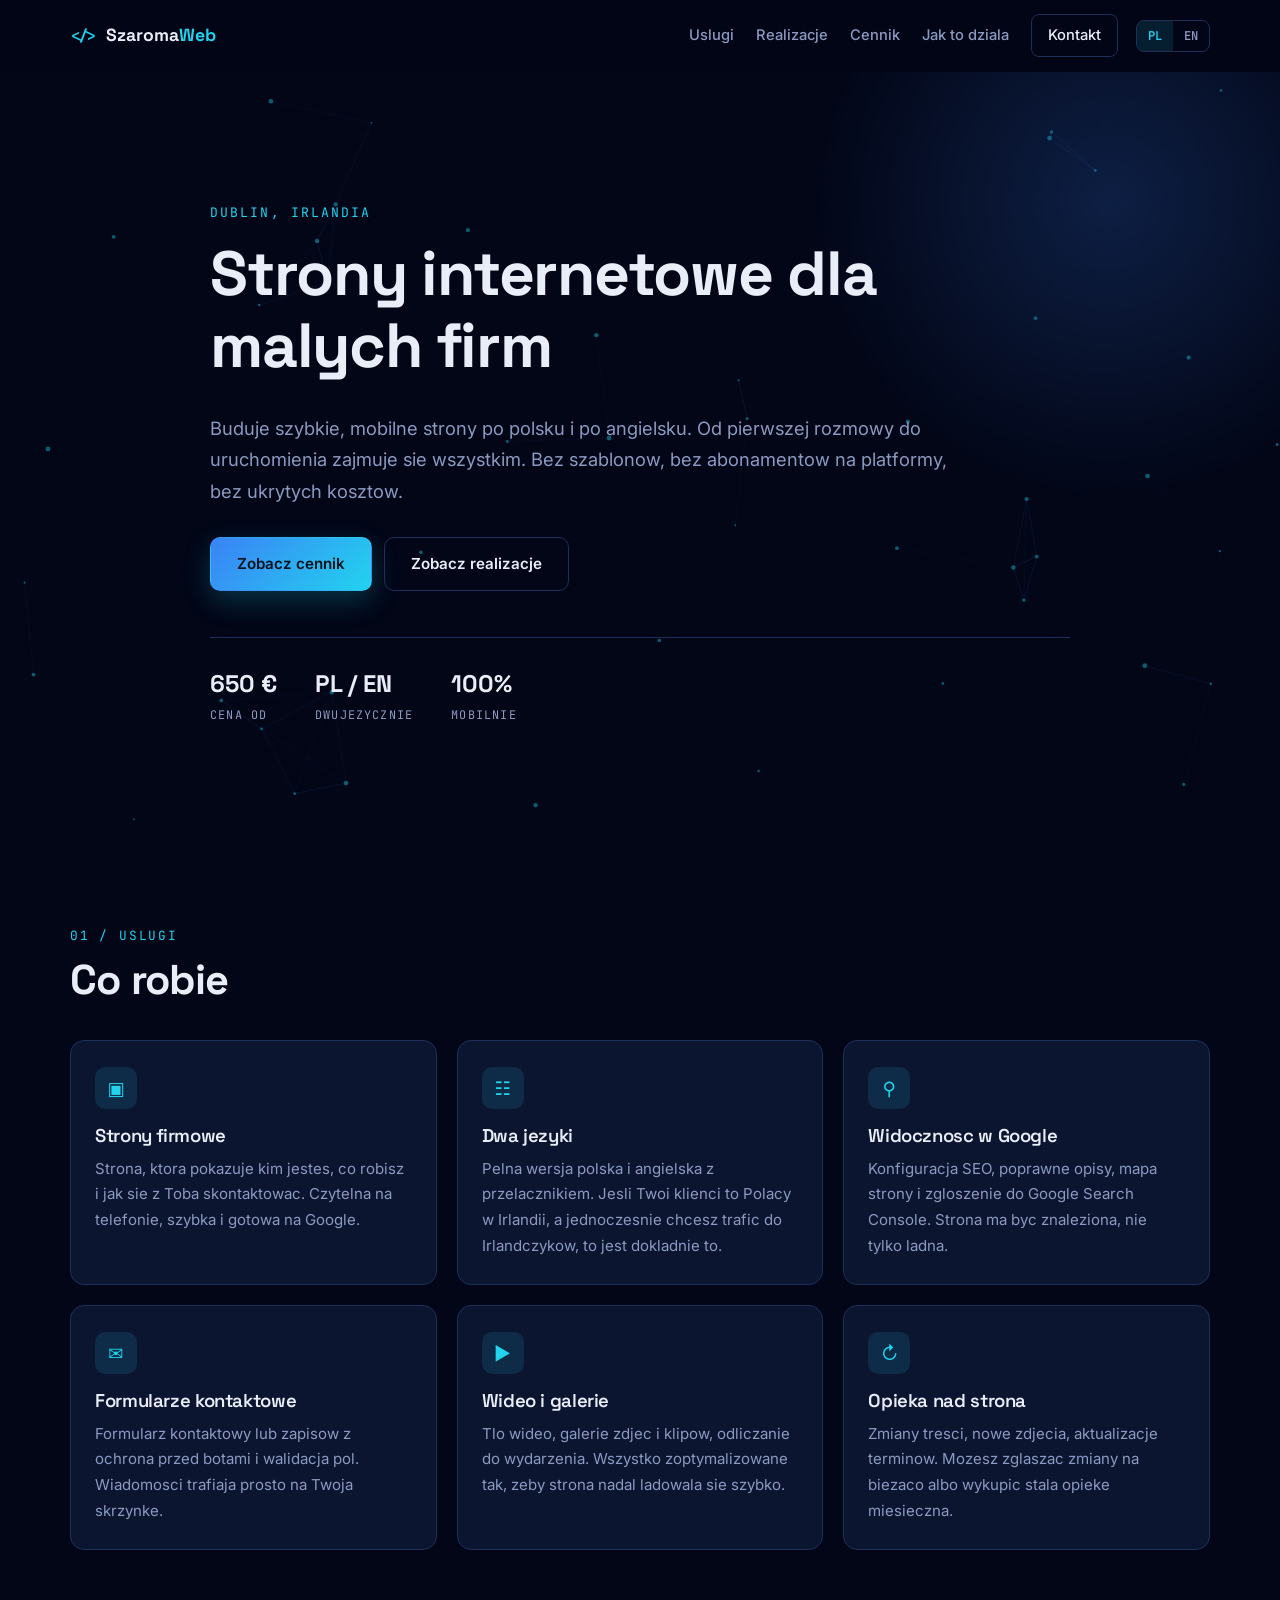
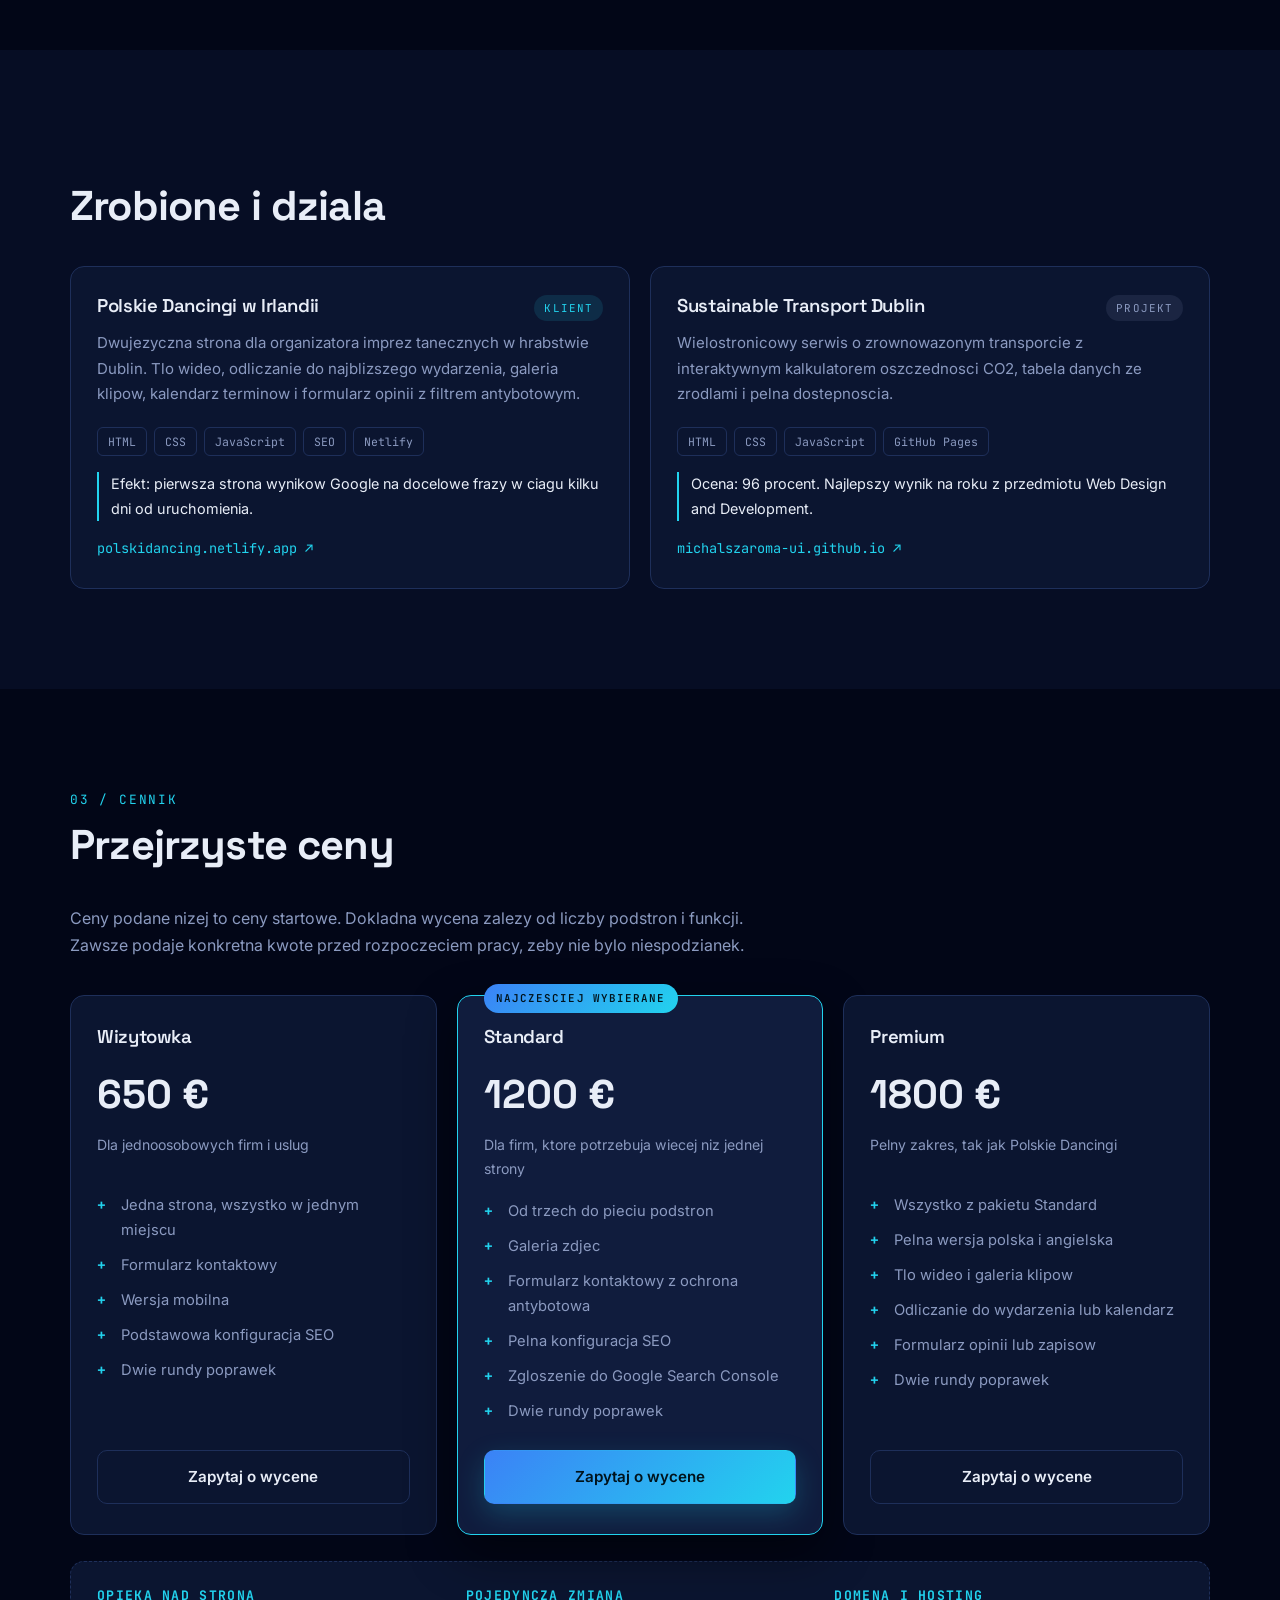
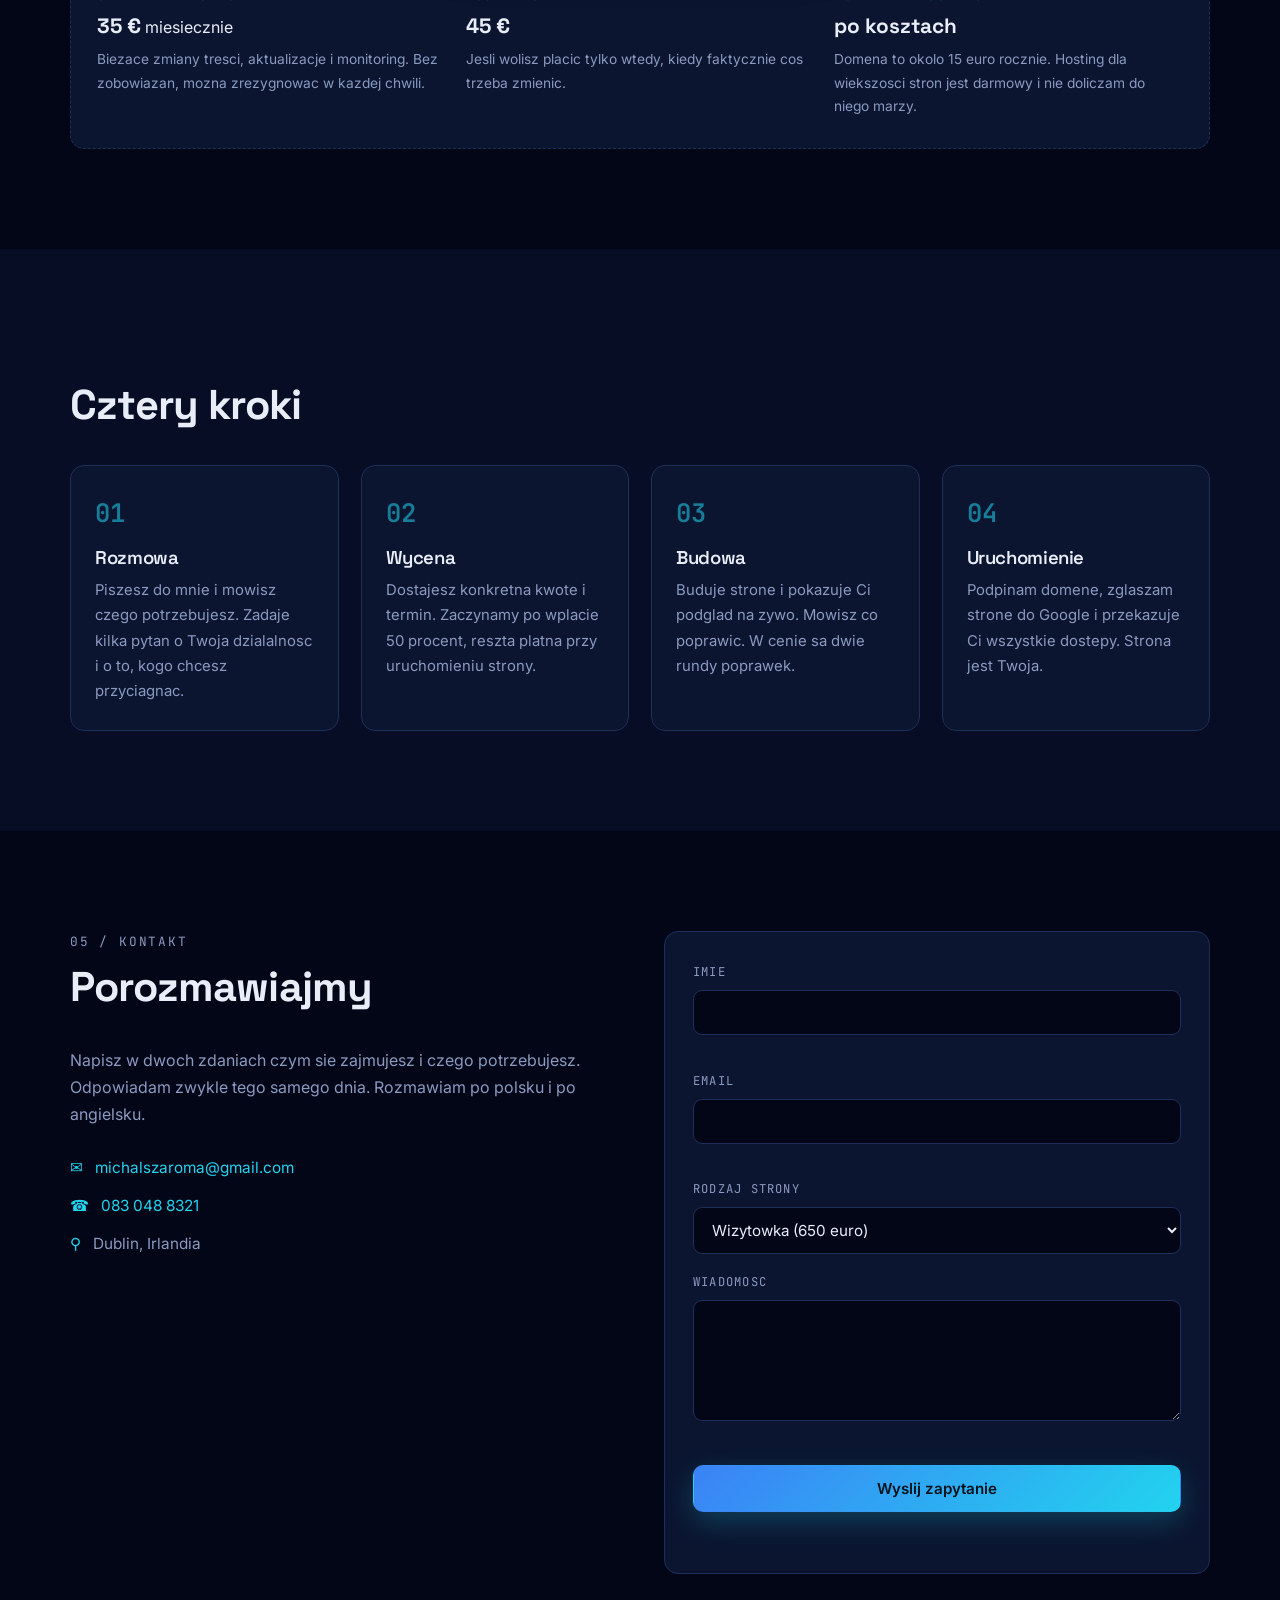
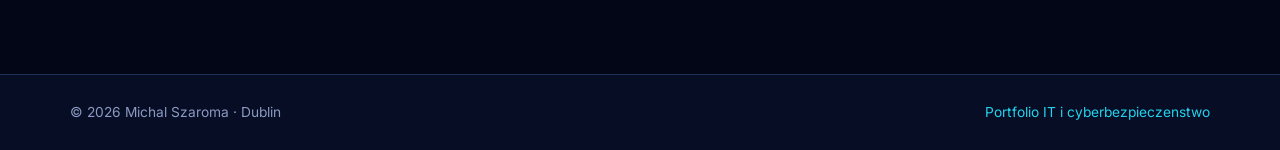
<file: index.html>
<!DOCTYPE html>
<html lang="pl">
<head>
<meta charset="UTF-8">
<meta name="viewport" content="width=device-width, initial-scale=1.0">

<title>Strony internetowe Dublin | Szaroma Web</title>
<meta name="description" content="Tworzenie stron internetowych dla malych firm w Dublinie i calej Irlandii. Strony dwujezyczne, mobilne, z konfiguracja SEO. Od 650 euro.">
<link rel="canonical" href="https://szaroma-web.pages.dev/">

<meta property="og:type" content="website">
<meta property="og:locale" content="pl_PL">
<meta property="og:title" content="Strony internetowe Dublin | Szaroma Web">
<meta property="og:description" content="Tworzenie stron internetowych dla malych firm w Dublinie i calej Irlandii. Strony dwujezyczne, mobilne, z konfiguracja SEO.">
<meta property="og:url" content="https://szaroma-web.pages.dev/">
<meta property="og:image" content="https://szaroma-web.pages.dev/assets/og-image.png">

<meta name="twitter:card" content="summary_large_image">
<meta name="twitter:title" content="Strony internetowe Dublin | Szaroma Web">
<meta name="twitter:description" content="Tworzenie stron internetowych dla malych firm w Dublinie i calej Irlandii.">
<meta name="twitter:image" content="https://szaroma-web.pages.dev/assets/og-image.png">

<link rel="icon" href="data:image/svg+xml,<svg xmlns='http://www.w3.org/2000/svg' viewBox='0 0 100 100'><text y='.9em' font-size='90'>&#9881;</text></svg>">

<!-- Fonts -->
<link rel="preconnect" href="https://fonts.googleapis.com">
<link rel="preconnect" href="https://fonts.gstatic.com" crossorigin>
<link href="https://fonts.googleapis.com/css2?family=Space+Grotesk:wght@500;700&family=Inter:wght@400;500;600&family=JetBrains+Mono:wght@400;600&display=swap" rel="stylesheet">

<link rel="stylesheet" href="styles.css">

<script type="application/ld+json">
{
  "@context": "https://schema.org",
  "@type": "ProfessionalService",
  "name": "Szaroma Web",
  "description": "Tworzenie stron internetowych dla malych firm w Dublinie i calej Irlandii. Strony dwujezyczne po polsku i po angielsku, mobilne, z konfiguracja SEO.",
  "url": "https://szaroma-web.pages.dev/",
  "image": "https://szaroma-web.pages.dev/assets/og-image.png",
  "email": "michalszaroma@gmail.com",
  "telephone": "+353830488321",
  "priceRange": "650-1800 EUR",
  "knowsLanguage": ["pl", "en"],
  "founder": {
    "@type": "Person",
    "name": "Michal Szaroma"
  },
  "areaServed": {
    "@type": "Place",
    "name": "Dublin, Ireland"
  },
  "address": {
    "@type": "PostalAddress",
    "addressLocality": "Dublin",
    "addressCountry": "IE"
  },
  "hasOfferCatalog": {
    "@type": "OfferCatalog",
    "name": "Strony internetowe",
    "itemListElement": [
      {
        "@type": "Offer",
        "name": "Wizytowka",
        "description": "Jedna strona, formularz kontaktowy, wersja mobilna, podstawowe SEO",
        "price": "650",
        "priceCurrency": "EUR"
      },
      {
        "@type": "Offer",
        "name": "Standard",
        "description": "Od trzech do pieciu podstron, galeria, pelne SEO, Google Search Console",
        "price": "1200",
        "priceCurrency": "EUR"
      },
      {
        "@type": "Offer",
        "name": "Premium",
        "description": "Strona dwujezyczna, wideo, galeria klipow, odliczanie, formularz opinii",
        "price": "1800",
        "priceCurrency": "EUR"
      }
    ]
  }
}
</script>
</head>

<body>

<a class="skip-link" href="#main" data-pl="Przejdz do tresci" data-en="Skip to content">Przejdz do tresci</a>

<!-- Nav -->
<header class="nav" id="nav">
  <div class="wrap nav-inner">
    <a class="brand" href="#top">
      <span class="brand-mark">&lt;/&gt;</span>
      <span class="brand-text">Szaroma<span class="accent">Web</span></span>
    </a>

    <nav class="nav-links" aria-label="Menu">
      <a href="#uslugi"   data-pl="Uslugi"     data-en="Services">Uslugi</a>
      <a href="#realizacje" data-pl="Realizacje" data-en="Work">Realizacje</a>
      <a href="#cennik"   data-pl="Cennik"     data-en="Pricing">Cennik</a>
      <a href="#jak"      data-pl="Jak to dziala" data-en="Process">Jak to dziala</a>
      <a href="#kontakt"  class="nav-cta" data-pl="Kontakt" data-en="Contact">Kontakt</a>
    </nav>

    <!-- Language switch -->
    <div class="lang" role="group" aria-label="Jezyk / Language">
      <button type="button" class="lang-btn is-active" data-lang="pl">PL</button>
      <button type="button" class="lang-btn" data-lang="en">EN</button>
    </div>

    <button class="burger" type="button" aria-label="Menu" aria-expanded="false">
      <span></span><span></span><span></span>
    </button>
  </div>
</header>

<main id="main">

<!-- Hero -->
<section class="hero" id="top">
  <canvas class="hero-canvas" aria-hidden="true"></canvas>
  <div class="hero-glow" aria-hidden="true"></div>

  <div class="wrap hero-inner">
    <p class="eyebrow reveal"
       data-pl="Dublin, Irlandia"
       data-en="Dublin, Ireland">Dublin, Irlandia</p>

    <h1 class="reveal"
        data-pl="Strony internetowe dla malych firm"
        data-en="Websites for small businesses">Strony internetowe dla malych firm</h1>

    <p class="hero-sub reveal"
       data-pl="Buduje szybkie, mobilne strony po polsku i po angielsku. Od pierwszej rozmowy do uruchomienia zajmuje sie wszystkim. Bez szablonow, bez abonamentow na platformy, bez ukrytych kosztow."
       data-en="I build fast, mobile-friendly websites in Polish and English. From the first conversation to launch, I handle everything. No templates, no platform subscriptions, no hidden costs.">
       Buduje szybkie, mobilne strony po polsku i po angielsku. Od pierwszej rozmowy do uruchomienia zajmuje sie wszystkim. Bez szablonow, bez abonamentow na platformy, bez ukrytych kosztow.</p>

    <div class="hero-cta reveal">
      <a class="btn btn-primary" href="#cennik" data-pl="Zobacz cennik" data-en="See pricing">Zobacz cennik</a>
      <a class="btn btn-ghost" href="#realizacje" data-pl="Zobacz realizacje" data-en="See my work">Zobacz realizacje</a>
    </div>

    <ul class="hero-stats reveal">
      <li><strong>650&nbsp;&euro;</strong><span data-pl="cena od" data-en="price from">cena od</span></li>
      <li><strong>PL / EN</strong><span data-pl="dwujezycznie" data-en="bilingual">dwujezycznie</span></li>
      <li><strong>100%</strong><span data-pl="mobilnie" data-en="mobile ready">mobilnie</span></li>
    </ul>
  </div>
</section>

<!-- Services -->
<section class="section" id="uslugi">
  <div class="wrap">
    <p class="section-tag reveal" data-pl="01 / Uslugi" data-en="01 / Services">01 / Uslugi</p>
    <h2 class="reveal" data-pl="Co robie" data-en="What I do">Co robie</h2>

    <div class="grid-3">
      <article class="card reveal">
        <div class="card-icon" aria-hidden="true">&#9635;</div>
        <h3 data-pl="Strony firmowe" data-en="Business websites">Strony firmowe</h3>
        <p data-pl="Strona, ktora pokazuje kim jestes, co robisz i jak sie z Toba skontaktowac. Czytelna na telefonie, szybka i gotowa na Google."
           data-en="A site that shows who you are, what you do and how to reach you. Readable on a phone, fast, and ready for Google.">
           Strona, ktora pokazuje kim jestes, co robisz i jak sie z Toba skontaktowac. Czytelna na telefonie, szybka i gotowa na Google.</p>
      </article>

      <article class="card reveal">
        <div class="card-icon" aria-hidden="true">&#9783;</div>
        <h3 data-pl="Dwa jezyki" data-en="Two languages">Dwa jezyki</h3>
        <p data-pl="Pelna wersja polska i angielska z przelacznikiem. Jesli Twoi klienci to Polacy w Irlandii, a jednoczesnie chcesz trafic do Irlandczykow, to jest dokladnie to."
           data-en="Full Polish and English versions with a switcher. If your customers are Poles in Ireland but you also want to reach Irish clients, this is exactly it.">
           Pelna wersja polska i angielska z przelacznikiem. Jesli Twoi klienci to Polacy w Irlandii, a jednoczesnie chcesz trafic do Irlandczykow, to jest dokladnie to.</p>
      </article>

      <article class="card reveal">
        <div class="card-icon" aria-hidden="true">&#9906;</div>
        <h3 data-pl="Widocznosc w Google" data-en="Google visibility">Widocznosc w Google</h3>
        <p data-pl="Konfiguracja SEO, poprawne opisy, mapa strony i zgloszenie do Google Search Console. Strona ma byc znaleziona, nie tylko ladna."
           data-en="SEO setup, proper meta descriptions, a sitemap and submission to Google Search Console. The site should be found, not just look good.">
           Konfiguracja SEO, poprawne opisy, mapa strony i zgloszenie do Google Search Console. Strona ma byc znaleziona, nie tylko ladna.</p>
      </article>

      <article class="card reveal">
        <div class="card-icon" aria-hidden="true">&#9993;</div>
        <h3 data-pl="Formularze kontaktowe" data-en="Contact forms">Formularze kontaktowe</h3>
        <p data-pl="Formularz kontaktowy lub zapisow z ochrona przed botami i walidacja pol. Wiadomosci trafiaja prosto na Twoja skrzynke."
           data-en="A contact or booking form with bot protection and field validation. Messages go straight to your inbox.">
           Formularz kontaktowy lub zapisow z ochrona przed botami i walidacja pol. Wiadomosci trafiaja prosto na Twoja skrzynke.</p>
      </article>

      <article class="card reveal">
        <div class="card-icon" aria-hidden="true">&#9654;</div>
        <h3 data-pl="Wideo i galerie" data-en="Video and galleries">Wideo i galerie</h3>
        <p data-pl="Tlo wideo, galerie zdjec i klipow, odliczanie do wydarzenia. Wszystko zoptymalizowane tak, zeby strona nadal ladowala sie szybko."
           data-en="Video backgrounds, photo and clip galleries, event countdowns. All optimised so the site still loads fast.">
           Tlo wideo, galerie zdjec i klipow, odliczanie do wydarzenia. Wszystko zoptymalizowane tak, zeby strona nadal ladowala sie szybko.</p>
      </article>

      <article class="card reveal">
        <div class="card-icon" aria-hidden="true">&#8635;</div>
        <h3 data-pl="Opieka nad strona" data-en="Site maintenance">Opieka nad strona</h3>
        <p data-pl="Zmiany tresci, nowe zdjecia, aktualizacje terminow. Mozesz zglaszac zmiany na biezaco albo wykupic stala opieke miesieczna."
           data-en="Content changes, new photos, updated dates. Request changes as you need them, or take a monthly maintenance plan.">
           Zmiany tresci, nowe zdjecia, aktualizacje terminow. Mozesz zglaszac zmiany na biezaco albo wykupic stala opieke miesieczna.</p>
      </article>
    </div>
  </div>
</section>

<!-- Work. Add new projects here as you build them -->
<section class="section section-alt" id="realizacje">
  <div class="wrap">
    <p class="section-tag reveal" data-pl="02 / Realizacje" data-en="02 / Work">02 / Realizacje</p>
    <h2 class="reveal" data-pl="Zrobione i dziala" data-en="Built and live">Zrobione i dziala</h2>

    <div class="grid-2">

      <article class="work reveal">
        <div class="work-head">
          <h3>Polskie Dancingi w Irlandii</h3>
          <span class="badge" data-pl="Klient" data-en="Client">Klient</span>
        </div>
        <p data-pl="Dwujezyczna strona dla organizatora imprez tanecznych w hrabstwie Dublin. Tlo wideo, odliczanie do najblizszego wydarzenia, galeria klipow, kalendarz terminow i formularz opinii z filtrem antybotowym."
           data-en="A bilingual site for a dance event organiser in County Dublin. Video background, countdown to the next event, clip gallery, event calendar and a review form with bot filtering.">
           Dwujezyczna strona dla organizatora imprez tanecznych w hrabstwie Dublin. Tlo wideo, odliczanie do najblizszego wydarzenia, galeria klipow, kalendarz terminow i formularz opinii z filtrem antybotowym.</p>
        <ul class="tags">
          <li>HTML</li><li>CSS</li><li>JavaScript</li><li>SEO</li><li>Netlify</li>
        </ul>
        <p class="work-result"
           data-pl="Efekt: pierwsza strona wynikow Google na docelowe frazy w ciagu kilku dni od uruchomienia."
           data-en="Result: first page of Google for its target search terms within days of launch.">
           Efekt: pierwsza strona wynikow Google na docelowe frazy w ciagu kilku dni od uruchomienia.</p>
        <a class="work-link" href="https://polskidancing.netlify.app/" target="_blank" rel="noopener">
          polskidancing.netlify.app <span aria-hidden="true">&#8599;</span>
        </a>
      </article>

      <article class="work reveal">
        <div class="work-head">
          <h3 data-pl="Sustainable Transport Dublin" data-en="Sustainable Transport Dublin">Sustainable Transport Dublin</h3>
          <span class="badge badge-alt" data-pl="Projekt" data-en="Project">Projekt</span>
        </div>
        <p data-pl="Wielostronicowy serwis o zrownowazonym transporcie z interaktywnym kalkulatorem oszczednosci CO2, tabela danych ze zrodlami i pelna dostepnoscia."
           data-en="A multi-page site on sustainable transport with an interactive CO2 savings calculator, a sourced data table and full accessibility."
           >Wielostronicowy serwis o zrownowazonym transporcie z interaktywnym kalkulatorem oszczednosci CO2, tabela danych ze zrodlami i pelna dostepnoscia.</p>
        <ul class="tags">
          <li>HTML</li><li>CSS</li><li>JavaScript</li><li>GitHub Pages</li>
        </ul>
        <p class="work-result"
           data-pl="Ocena: 96 procent. Najlepszy wynik na roku z przedmiotu Web Design and Development."
           data-en="Graded 96 percent, my highest mark in Web Design and Development.">
           Ocena: 96 procent. Najlepszy wynik na roku z przedmiotu Web Design and Development.</p>
        <a class="work-link" href="https://michalszaroma-ui.github.io/sustainable-transport-dublin" target="_blank" rel="noopener">
          michalszaroma-ui.github.io <span aria-hidden="true">&#8599;</span>
        </a>
      </article>

    </div>

    <!-- Opinie ciagnie sie z arkusza Google. Wpisz TAK w kolumnie Publikuj.
         Pusty arkusz = sekcja sie nie pokazuje. -->
    <div class="quotes" id="quotes"></div>

  </div>
</section>

<!-- Pricing -->
<section class="section" id="cennik">
  <div class="wrap">
    <p class="section-tag reveal" data-pl="03 / Cennik" data-en="03 / Pricing">03 / Cennik</p>
    <h2 class="reveal" data-pl="Przejrzyste ceny" data-en="Clear pricing">Przejrzyste ceny</h2>
    <p class="section-lead reveal"
       data-pl="Ceny podane nizej to ceny startowe. Dokladna wycena zalezy od liczby podstron i funkcji. Zawsze podaje konkretna kwote przed rozpoczeciem pracy, zeby nie bylo niespodzianek."
       data-en="The prices below are starting prices. The exact quote depends on the number of pages and features. I always confirm a fixed figure before starting, so there are no surprises.">
       Ceny podane nizej to ceny startowe. Dokladna wycena zalezy od liczby podstron i funkcji. Zawsze podaje konkretna kwote przed rozpoczeciem pracy, zeby nie bylo niespodzianek.</p>

    <div class="grid-3 pricing">

      <article class="plan reveal">
        <h3 data-pl="Wizytowka" data-en="One page">Wizytowka</h3>
        <p class="price">650&nbsp;&euro;</p>
        <p class="plan-for" data-pl="Dla jednoosobowych firm i uslug" data-en="For sole traders and single services">Dla jednoosobowych firm i uslug</p>
        <ul>
          <li data-pl="Jedna strona, wszystko w jednym miejscu" data-en="Single page, everything in one place">Jedna strona, wszystko w jednym miejscu</li>
          <li data-pl="Formularz kontaktowy" data-en="Contact form">Formularz kontaktowy</li>
          <li data-pl="Wersja mobilna" data-en="Mobile version">Wersja mobilna</li>
          <li data-pl="Podstawowa konfiguracja SEO" data-en="Basic SEO setup">Podstawowa konfiguracja SEO</li>
          <li data-pl="Dwie rundy poprawek" data-en="Two rounds of revisions">Dwie rundy poprawek</li>
        </ul>
        <a class="btn btn-ghost" href="#kontakt" data-pl="Zapytaj o wycene" data-en="Ask for a quote">Zapytaj o wycene</a>
      </article>

      <article class="plan plan-featured reveal">
        <span class="plan-flag" data-pl="Najczesciej wybierane" data-en="Most popular">Najczesciej wybierane</span>
        <h3 data-pl="Standard" data-en="Standard">Standard</h3>
        <p class="price">1200&nbsp;&euro;</p>
        <p class="plan-for" data-pl="Dla firm, ktore potrzebuja wiecej niz jednej strony" data-en="For businesses that need more than one page">Dla firm, ktore potrzebuja wiecej niz jednej strony</p>
        <ul>
          <li data-pl="Od trzech do pieciu podstron" data-en="Three to five pages">Od trzech do pieciu podstron</li>
          <li data-pl="Galeria zdjec" data-en="Photo gallery">Galeria zdjec</li>
          <li data-pl="Formularz kontaktowy z ochrona antybotowa" data-en="Contact form with bot protection">Formularz kontaktowy z ochrona antybotowa</li>
          <li data-pl="Pelna konfiguracja SEO" data-en="Full SEO setup">Pelna konfiguracja SEO</li>
          <li data-pl="Zgloszenie do Google Search Console" data-en="Google Search Console submission">Zgloszenie do Google Search Console</li>
          <li data-pl="Dwie rundy poprawek" data-en="Two rounds of revisions">Dwie rundy poprawek</li>
        </ul>
        <a class="btn btn-primary" href="#kontakt" data-pl="Zapytaj o wycene" data-en="Ask for a quote">Zapytaj o wycene</a>
      </article>

      <article class="plan reveal">
        <h3 data-pl="Premium" data-en="Premium">Premium</h3>
        <p class="price">1800&nbsp;&euro;</p>
        <p class="plan-for" data-pl="Pelny zakres, tak jak Polskie Dancingi" data-en="The full build, like Polskie Dancingi">Pelny zakres, tak jak Polskie Dancingi</p>
        <ul>
          <li data-pl="Wszystko z pakietu Standard" data-en="Everything in Standard">Wszystko z pakietu Standard</li>
          <li data-pl="Pelna wersja polska i angielska" data-en="Full Polish and English versions">Pelna wersja polska i angielska</li>
          <li data-pl="Tlo wideo i galeria klipow" data-en="Video background and clip gallery">Tlo wideo i galeria klipow</li>
          <li data-pl="Odliczanie do wydarzenia lub kalendarz" data-en="Event countdown or calendar">Odliczanie do wydarzenia lub kalendarz</li>
          <li data-pl="Formularz opinii lub zapisow" data-en="Review or booking form">Formularz opinii lub zapisow</li>
          <li data-pl="Dwie rundy poprawek" data-en="Two rounds of revisions">Dwie rundy poprawek</li>
        </ul>
        <a class="btn btn-ghost" href="#kontakt" data-pl="Zapytaj o wycene" data-en="Ask for a quote">Zapytaj o wycene</a>
      </article>

    </div>

    <div class="extras reveal">
      <div>
        <h4 data-pl="Opieka nad strona" data-en="Maintenance">Opieka nad strona</h4>
        <p><strong>35&nbsp;&euro;</strong> <span data-pl="miesiecznie" data-en="per month">miesiecznie</span></p>
        <p class="small" data-pl="Biezace zmiany tresci, aktualizacje i monitoring. Bez zobowiazan, mozna zrezygnowac w kazdej chwili."
           data-en="Ongoing content changes, updates and monitoring. No commitment, cancel any time.">
           Biezace zmiany tresci, aktualizacje i monitoring. Bez zobowiazan, mozna zrezygnowac w kazdej chwili.</p>
      </div>
      <div>
        <h4 data-pl="Pojedyncza zmiana" data-en="One off change">Pojedyncza zmiana</h4>
        <p><strong>45&nbsp;&euro;</strong></p>
        <p class="small" data-pl="Jesli wolisz placic tylko wtedy, kiedy faktycznie cos trzeba zmienic."
           data-en="If you would rather pay only when something actually needs changing.">
           Jesli wolisz placic tylko wtedy, kiedy faktycznie cos trzeba zmienic.</p>
      </div>
      <div>
        <h4 data-pl="Domena i hosting" data-en="Domain and hosting">Domena i hosting</h4>
        <p><strong data-pl="po kosztach" data-en="at cost">po kosztach</strong></p>
        <p class="small" data-pl="Domena to okolo 15 euro rocznie. Hosting dla wiekszosci stron jest darmowy i nie doliczam do niego marzy."
           data-en="A domain costs around 15 euro a year. Hosting is free for most sites and I do not mark it up.">
           Domena to okolo 15 euro rocznie. Hosting dla wiekszosci stron jest darmowy i nie doliczam do niego marzy.</p>
      </div>
    </div>
  </div>
</section>

<!-- Process -->
<section class="section section-alt" id="jak">
  <div class="wrap">
    <p class="section-tag reveal" data-pl="04 / Jak to dziala" data-en="04 / Process">04 / Jak to dziala</p>
    <h2 class="reveal" data-pl="Cztery kroki" data-en="Four steps">Cztery kroki</h2>

    <ol class="steps">
      <li class="reveal">
        <span class="step-num">01</span>
        <h3 data-pl="Rozmowa" data-en="A conversation">Rozmowa</h3>
        <p data-pl="Piszesz do mnie i mowisz czego potrzebujesz. Zadaje kilka pytan o Twoja dzialalnosc i o to, kogo chcesz przyciagnac."
           data-en="You get in touch and tell me what you need. I ask a few questions about your business and who you want to reach.">
           Piszesz do mnie i mowisz czego potrzebujesz. Zadaje kilka pytan o Twoja dzialalnosc i o to, kogo chcesz przyciagnac.</p>
      </li>
      <li class="reveal">
        <span class="step-num">02</span>
        <h3 data-pl="Wycena" data-en="A quote">Wycena</h3>
        <p data-pl="Dostajesz konkretna kwote i termin. Zaczynamy po wplacie 50 procent, reszta platna przy uruchomieniu strony."
           data-en="You get a fixed price and a timeline. Work starts on a 50 percent deposit, the rest is due at launch.">
           Dostajesz konkretna kwote i termin. Zaczynamy po wplacie 50 procent, reszta platna przy uruchomieniu strony.</p>
      </li>
      <li class="reveal">
        <span class="step-num">03</span>
        <h3 data-pl="Budowa" data-en="The build">Budowa</h3>
        <p data-pl="Buduje strone i pokazuje Ci podglad na zywo. Mowisz co poprawic. W cenie sa dwie rundy poprawek."
           data-en="I build the site and show you a live preview. You tell me what to change. Two rounds of revisions are included.">
           Buduje strone i pokazuje Ci podglad na zywo. Mowisz co poprawic. W cenie sa dwie rundy poprawek.</p>
      </li>
      <li class="reveal">
        <span class="step-num">04</span>
        <h3 data-pl="Uruchomienie" data-en="Launch">Uruchomienie</h3>
        <p data-pl="Podpinam domene, zglaszam strone do Google i przekazuje Ci wszystkie dostepy. Strona jest Twoja."
           data-en="I connect the domain, submit the site to Google and hand over all the access details. The site is yours.">
           Podpinam domene, zglaszam strone do Google i przekazuje Ci wszystkie dostepy. Strona jest Twoja.</p>
      </li>
    </ol>
  </div>
</section>

<!-- Contact -->
<section class="section" id="kontakt">
  <div class="wrap contact-wrap">
    <div class="contact-copy">
      <p class="section-tag reveal" data-pl="05 / Kontakt" data-en="05 / Contact">05 / Kontakt</p>
      <h2 class="reveal" data-pl="Porozmawiajmy" data-en="Let us talk">Porozmawiajmy</h2>
      <p class="reveal"
         data-pl="Napisz w dwoch zdaniach czym sie zajmujesz i czego potrzebujesz. Odpowiadam zwykle tego samego dnia. Rozmawiam po polsku i po angielsku."
         data-en="Tell me in two sentences what you do and what you need. I usually reply the same day. I work in Polish and English.">
         Napisz w dwoch zdaniach czym sie zajmujesz i czego potrzebujesz. Odpowiadam zwykle tego samego dnia. Rozmawiam po polsku i po angielsku.</p>

      <ul class="contact-list reveal">
        <li><span aria-hidden="true">&#9993;</span> <a href="mailto:michalszaroma@gmail.com">michalszaroma@gmail.com</a></li>
        <li><span aria-hidden="true">&#9742;</span> <a href="tel:+353830488321">083 048 8321</a></li>
        <li><span aria-hidden="true">&#9906;</span> Dublin, Irlandia</li>
      </ul>
    </div>

    <!-- Adres formularza ustawia script.js ze stalej SHEET_ENDPOINT. -->
    <form class="form reveal" id="contact-form" method="POST" novalidate>
      <div class="field">
        <label for="name" data-pl="Imie" data-en="Name">Imie</label>
        <input type="text" id="name" name="name" required autocomplete="name">
        <span class="error" data-error="name"></span>
      </div>

      <div class="field">
        <label for="email" data-pl="Email" data-en="Email">Email</label>
        <input type="email" id="email" name="email" required autocomplete="email">
        <span class="error" data-error="email"></span>
      </div>

      <div class="field">
        <label for="type" data-pl="Rodzaj strony" data-en="Type of site">Rodzaj strony</label>
        <select id="type" name="type">
          <option value="wizytowka" data-pl="Wizytowka (650 euro)" data-en="One page (650 euro)">Wizytowka (650 euro)</option>
          <option value="standard" data-pl="Standard (1200 euro)" data-en="Standard (1200 euro)">Standard (1200 euro)</option>
          <option value="premium" data-pl="Premium (1800 euro)" data-en="Premium (1800 euro)">Premium (1800 euro)</option>
          <option value="nie wiem" data-pl="Jeszcze nie wiem" data-en="Not sure yet">Jeszcze nie wiem</option>
        </select>
      </div>

      <div class="field">
        <label for="message" data-pl="Wiadomosc" data-en="Message">Wiadomosc</label>
        <textarea id="message" name="message" rows="5" required></textarea>
        <span class="error" data-error="message"></span>
      </div>

      <!-- Honeypot. Real people never see this, bots fill it in. -->
      <div class="hp" aria-hidden="true">
        <label for="company">Nie wypelniaj tego pola</label>
        <input type="text" id="company" name="_gotcha" tabindex="-1" autocomplete="off">
      </div>

      <button class="btn btn-primary btn-block" type="submit"
              data-pl="Wyslij zapytanie" data-en="Send enquiry">Wyslij zapytanie</button>

      <p class="form-status" id="form-status" role="status"></p>
    </form>
  </div>
</section>

</main>

<!-- Footer -->
<footer class="footer">
  <div class="wrap footer-inner">
    <p>&copy; <span id="year"></span> Michal Szaroma &middot; Dublin</p>
    <p>
      <a href="https://michalszaroma-ui.github.io/portfolio/" target="_blank" rel="noopener"
         data-pl="Portfolio IT i cyberbezpieczenstwo" data-en="IT and cybersecurity portfolio">Portfolio IT i cyberbezpieczenstwo</a>
    </p>
  </div>
</footer>

<script src="script.js"></script>
</body>
</html>
</file>
<file: styles.css>
/* Tokens, reset and base type */
:root {
  --bg:          #020617;
  --bg-alt:      #060d24;
  --surface:     #0b1530;
  --surface-2:   #101c3d;
  --border:      #1e2f5a;
  --text:        #e8edf7;
  --muted:       #8b9ac0;
  --accent:      #22d3ee;
  --accent-2:    #3b82f6;
  --accent-soft: rgba(34, 211, 238, 0.12);

  --font-display: "Space Grotesk", system-ui, sans-serif;
  --font-body:    "Inter", system-ui, sans-serif;
  --font-mono:    "JetBrains Mono", ui-monospace, monospace;

  --wrap: 1140px;
  --radius: 14px;
  --shadow: 0 18px 50px rgba(0, 0, 0, 0.45);
}

* { box-sizing: border-box; }

html { scroll-behavior: smooth; }

body {
  margin: 0;
  background: var(--bg);
  color: var(--text);
  font-family: var(--font-body);
  font-size: 16px;
  line-height: 1.7;
  -webkit-font-smoothing: antialiased;
}

img { max-width: 100%; display: block; }

a { color: var(--accent); text-decoration: none; }
a:hover { text-decoration: underline; }

h1, h2, h3, h4 {
  font-family: var(--font-display);
  line-height: 1.15;
  margin: 0 0 0.5em;
  letter-spacing: -0.02em;
}

h1 { font-size: clamp(2.1rem, 5.5vw, 3.9rem); font-weight: 700; }
h2 { font-size: clamp(1.7rem, 3.6vw, 2.6rem); font-weight: 700; }
h3 { font-size: 1.16rem; font-weight: 600; }

p { margin: 0 0 1rem; }

ul, ol { margin: 0; padding: 0; list-style: none; }

.skip-link {
  position: absolute;
  left: -9999px;
  top: 0;
  background: var(--accent);
  color: #001018;
  padding: 10px 16px;
  z-index: 200;
}
.skip-link:focus { left: 12px; top: 12px; }

:focus-visible {
  outline: 2px solid var(--accent);
  outline-offset: 3px;
}


/* Layout helpers */
.wrap {
  width: min(100% - 40px, var(--wrap));
  margin-inline: auto;
}

.grid-3 {
  display: grid;
  grid-template-columns: repeat(auto-fit, minmax(280px, 1fr));
  gap: 20px;
}

.grid-2 {
  display: grid;
  grid-template-columns: repeat(auto-fit, minmax(320px, 1fr));
  gap: 20px;
}

.small { font-size: 0.86rem; color: var(--muted); }


/* Buttons */
.btn {
  display: inline-block;
  padding: 13px 26px;
  border-radius: 10px;
  font-family: var(--font-body);
  font-weight: 600;
  font-size: 0.95rem;
  cursor: pointer;
  border: 1px solid transparent;
  transition: transform 0.18s ease, box-shadow 0.18s ease, background 0.18s ease;
}
.btn:hover { text-decoration: none; transform: translateY(-2px); }

.btn-primary {
  background: linear-gradient(135deg, var(--accent-2), var(--accent));
  color: #00131c;
  box-shadow: 0 10px 28px rgba(34, 211, 238, 0.22);
}

.btn-ghost {
  background: transparent;
  color: var(--text);
  border-color: var(--border);
}
.btn-ghost:hover { border-color: var(--accent); color: var(--accent); }

.btn-block { width: 100%; }


/* Nav, language switch and mobile menu */
.nav {
  position: sticky;
  top: 0;
  z-index: 100;
  backdrop-filter: blur(14px);
  background: rgba(2, 6, 23, 0.78);
  border-bottom: 1px solid transparent;
  transition: border-color 0.25s ease, background 0.25s ease;
}
.nav.is-scrolled { border-bottom-color: var(--border); }

.nav-inner {
  display: flex;
  align-items: center;
  gap: 18px;
  padding: 14px 0;
}

.brand {
  display: flex;
  align-items: center;
  gap: 9px;
  font-family: var(--font-display);
  font-weight: 700;
  font-size: 1.1rem;
  color: var(--text);
  margin-right: auto;
}
.brand:hover { text-decoration: none; }
.brand-mark { font-family: var(--font-mono); color: var(--accent); font-size: 0.95rem; }
.accent { color: var(--accent); }

.nav-links { display: flex; align-items: center; gap: 22px; }
.nav-links a {
  color: var(--muted);
  font-size: 0.92rem;
  font-weight: 500;
}
.nav-links a:hover { color: var(--text); text-decoration: none; }

.nav-cta {
  padding: 8px 16px;
  border: 1px solid var(--border);
  border-radius: 8px;
  color: var(--text) !important;
}
.nav-cta:hover { border-color: var(--accent); color: var(--accent) !important; }

/* Language switch */
.lang {
  display: flex;
  border: 1px solid var(--border);
  border-radius: 8px;
  overflow: hidden;
}
.lang-btn {
  background: transparent;
  border: 0;
  color: var(--muted);
  font-family: var(--font-mono);
  font-size: 0.76rem;
  font-weight: 600;
  padding: 7px 11px;
  cursor: pointer;
  transition: background 0.18s ease, color 0.18s ease;
}
.lang-btn.is-active { background: var(--accent-soft); color: var(--accent); }

/* Burger, mobile only */
.burger {
  display: none;
  flex-direction: column;
  gap: 5px;
  background: none;
  border: 0;
  cursor: pointer;
  padding: 6px;
}
.burger span {
  width: 22px;
  height: 2px;
  background: var(--text);
  transition: transform 0.25s ease, opacity 0.25s ease;
}


/* Hero */
.hero {
  position: relative;
  overflow: hidden;
  padding: clamp(70px, 12vw, 130px) 0 clamp(60px, 9vw, 100px);
}

.hero-canvas {
  position: absolute;
  inset: 0;
  width: 100%;
  height: 100%;
  opacity: 0.55;
}

.hero-glow {
  position: absolute;
  top: -180px;
  right: -140px;
  width: 620px;
  height: 620px;
  background: radial-gradient(circle, rgba(59, 130, 246, 0.20), transparent 68%);
  pointer-events: none;
}

.hero-inner { position: relative; max-width: 860px; }

.eyebrow {
  font-family: var(--font-mono);
  font-size: 0.82rem;
  letter-spacing: 0.16em;
  text-transform: uppercase;
  color: var(--accent);
  margin-bottom: 14px;
}

.hero-sub {
  font-size: clamp(1rem, 1.6vw, 1.15rem);
  color: var(--muted);
  max-width: 62ch;
  margin-bottom: 30px;
}

.hero-cta { display: flex; flex-wrap: wrap; gap: 12px; margin-bottom: 46px; }

.hero-stats {
  display: flex;
  flex-wrap: wrap;
  gap: 38px;
  padding-top: 26px;
  border-top: 1px solid var(--border);
}
.hero-stats li { display: flex; flex-direction: column; }
.hero-stats strong {
  font-family: var(--font-display);
  font-size: 1.5rem;
  color: var(--text);
}
.hero-stats span {
  font-family: var(--font-mono);
  font-size: 0.74rem;
  letter-spacing: 0.1em;
  text-transform: uppercase;
  color: var(--muted);
}


/* Shared section styling */
.section { padding: clamp(60px, 9vw, 100px) 0; }
.section-alt { background: var(--bg-alt); }

.section-tag {
  font-family: var(--font-mono);
  font-size: 0.8rem;
  letter-spacing: 0.14em;
  text-transform: uppercase;
  color: var(--accent);
  margin-bottom: 10px;
}

.section-lead {
  color: var(--muted);
  max-width: 68ch;
  margin-bottom: 36px;
}

.section h2 { margin-bottom: 36px; }
.section-lead + .grid-3 { margin-top: 0; }


/* Service cards */
.card {
  background: var(--surface);
  border: 1px solid var(--border);
  border-radius: var(--radius);
  padding: 26px 24px;
  transition: transform 0.22s ease, border-color 0.22s ease;
}
.card:hover { transform: translateY(-4px); border-color: var(--accent); }

.card-icon {
  width: 42px;
  height: 42px;
  display: grid;
  place-items: center;
  border-radius: 10px;
  background: var(--accent-soft);
  color: var(--accent);
  font-size: 1.15rem;
  margin-bottom: 16px;
}

.card p { color: var(--muted); font-size: 0.94rem; margin: 0; }


/* Project cards and client quotes */
.work {
  background: var(--surface);
  border: 1px solid var(--border);
  border-radius: var(--radius);
  padding: 28px 26px;
  display: flex;
  flex-direction: column;
}

.work-head {
  display: flex;
  align-items: flex-start;
  justify-content: space-between;
  gap: 12px;
}
.work-head h3 { margin-bottom: 14px; }

.badge {
  font-family: var(--font-mono);
  font-size: 0.68rem;
  letter-spacing: 0.1em;
  text-transform: uppercase;
  padding: 4px 10px;
  border-radius: 20px;
  background: var(--accent-soft);
  color: var(--accent);
  white-space: nowrap;
}
.badge-alt {
  background: rgba(139, 154, 192, 0.12);
  color: var(--muted);
}

.work p { color: var(--muted); font-size: 0.94rem; }

.tags { display: flex; flex-wrap: wrap; gap: 7px; margin: 4px 0 16px; }
.tags li {
  font-family: var(--font-mono);
  font-size: 0.72rem;
  padding: 4px 10px;
  border: 1px solid var(--border);
  border-radius: 6px;
  color: var(--muted);
}

.work-result {
  color: var(--text) !important;
  font-size: 0.9rem !important;
  border-left: 2px solid var(--accent);
  padding-left: 12px;
}

.work-link {
  font-family: var(--font-mono);
  font-size: 0.85rem;
  margin-top: auto;
}

.quotes {
  display: flex;
  flex-direction: column;
  gap: 16px;
}

.quote {
  margin: 36px 0 0;
  padding: 26px 30px;
  background: var(--surface-2);
  border-left: 3px solid var(--accent);
  border-radius: 0 var(--radius) var(--radius) 0;
}
.quote p { font-size: 1.05rem; font-style: italic; }
.quote cite {
  font-family: var(--font-mono);
  font-size: 0.8rem;
  color: var(--muted);
  font-style: normal;
}

.quotes .quote + .quote { margin-top: 0; }


/* Pricing tiers and extras */
.pricing { align-items: stretch; }

.plan {
  position: relative;
  background: var(--surface);
  border: 1px solid var(--border);
  border-radius: var(--radius);
  padding: 30px 26px;
  display: flex;
  flex-direction: column;
}

.plan-featured {
  border-color: var(--accent);
  background: var(--surface-2);
  box-shadow: var(--shadow);
}

.plan-flag {
  position: absolute;
  top: -12px;
  left: 26px;
  font-family: var(--font-mono);
  font-size: 0.68rem;
  letter-spacing: 0.1em;
  text-transform: uppercase;
  background: linear-gradient(135deg, var(--accent-2), var(--accent));
  color: #00131c;
  padding: 5px 12px;
  border-radius: 20px;
  font-weight: 600;
}

.price {
  font-family: var(--font-display);
  font-size: 2.5rem;
  font-weight: 700;
  color: var(--text);
  margin: 4px 0 4px;
}

.plan-for {
  color: var(--muted);
  font-size: 0.88rem;
  min-height: 42px;
  margin-bottom: 18px;
}

.plan ul {
  display: flex;
  flex-direction: column;
  gap: 10px;
  margin-bottom: 26px;
  flex: 1;
}
.plan ul li {
  position: relative;
  padding-left: 24px;
  font-size: 0.92rem;
  color: var(--muted);
}
.plan ul li::before {
  content: "+";
  position: absolute;
  left: 0;
  top: -1px;
  color: var(--accent);
  font-family: var(--font-mono);
  font-weight: 600;
}

.plan .btn { text-align: center; }

.extras {
  display: grid;
  grid-template-columns: repeat(auto-fit, minmax(240px, 1fr));
  gap: 20px;
  margin-top: 26px;
  padding: 26px;
  background: var(--surface);
  border: 1px dashed var(--border);
  border-radius: var(--radius);
}
.extras h4 {
  font-size: 0.82rem;
  font-family: var(--font-mono);
  letter-spacing: 0.1em;
  text-transform: uppercase;
  color: var(--accent);
  margin-bottom: 6px;
}
.extras strong { font-family: var(--font-display); font-size: 1.3rem; }
.extras p { margin-bottom: 4px; }


/* Process steps */
.steps {
  display: grid;
  grid-template-columns: repeat(auto-fit, minmax(240px, 1fr));
  gap: 22px;
  counter-reset: step;
}
.steps li {
  background: var(--surface);
  border: 1px solid var(--border);
  border-radius: var(--radius);
  padding: 26px 24px;
}
.step-num {
  display: block;
  font-family: var(--font-mono);
  font-size: 1.6rem;
  font-weight: 600;
  color: var(--accent);
  opacity: 0.55;
  margin-bottom: 12px;
}
.steps p { color: var(--muted); font-size: 0.93rem; margin: 0; }


/* Contact block and form */
.contact-wrap {
  display: grid;
  grid-template-columns: 1fr 1fr;
  gap: 48px;
  align-items: start;
}

.contact-copy p { color: var(--muted); }

.contact-list {
  display: flex;
  flex-direction: column;
  gap: 12px;
  margin-top: 26px;
}
.contact-list li {
  display: flex;
  align-items: center;
  gap: 12px;
  font-size: 0.96rem;
  color: var(--muted);
}
.contact-list span { color: var(--accent); }

.form {
  background: var(--surface);
  border: 1px solid var(--border);
  border-radius: var(--radius);
  padding: 30px 28px;
}

.field { margin-bottom: 18px; }

.field label {
  display: block;
  font-family: var(--font-mono);
  font-size: 0.76rem;
  letter-spacing: 0.1em;
  text-transform: uppercase;
  color: var(--muted);
  margin-bottom: 7px;
}

.field input,
.field select,
.field textarea {
  width: 100%;
  background: var(--bg);
  border: 1px solid var(--border);
  border-radius: 9px;
  color: var(--text);
  font-family: var(--font-body);
  font-size: 0.95rem;
  padding: 12px 14px;
  transition: border-color 0.18s ease;
}
.field input:focus,
.field select:focus,
.field textarea:focus { border-color: var(--accent); outline: none; }

.field textarea { resize: vertical; }

.field.has-error input,
.field.has-error textarea { border-color: #f87171; }

.error {
  display: block;
  color: #f87171;
  font-size: 0.8rem;
  margin-top: 5px;
  min-height: 1em;
}

/* Honeypot, hidden from real users */
.hp {
  position: absolute;
  left: -9999px;
  width: 1px;
  height: 1px;
  overflow: hidden;
}

.form-status {
  margin: 14px 0 0;
  font-size: 0.9rem;
  min-height: 1.2em;
}
.form-status.ok { color: var(--accent); }
.form-status.bad { color: #f87171; }


/* Footer */
.footer {
  border-top: 1px solid var(--border);
  padding: 26px 0;
  background: var(--bg-alt);
}
.footer-inner {
  display: flex;
  flex-wrap: wrap;
  gap: 10px;
  justify-content: space-between;
  align-items: center;
}
.footer p { margin: 0; font-size: 0.86rem; color: var(--muted); }


/* Scroll reveal. Disabled if the visitor prefers reduced motion */
.reveal {
  opacity: 0;
  transform: translateY(18px);
  transition: opacity 0.6s ease, transform 0.6s ease;
}
.reveal.is-visible { opacity: 1; transform: none; }

@media (prefers-reduced-motion: reduce) {
  .reveal { opacity: 1; transform: none; transition: none; }
  html { scroll-behavior: auto; }
  .hero-canvas { display: none; }
}


/* Breakpoints. Mobile menu takes over below 720 */
@media (max-width: 860px) {
  .contact-wrap { grid-template-columns: 1fr; gap: 32px; }
}

@media (max-width: 720px) {
  .burger { display: flex; }

  .nav-links {
    position: absolute;
    top: 100%;
    left: 0;
    right: 0;
    flex-direction: column;
    align-items: stretch;
    gap: 0;
    background: var(--bg-alt);
    border-bottom: 1px solid var(--border);
    max-height: 0;
    overflow: hidden;
    transition: max-height 0.3s ease;
  }
  .nav-links.is-open { max-height: 420px; }
  .nav-links a {
    padding: 14px 20px;
    border-bottom: 1px solid var(--border);
  }
  .nav-cta { border: 0; border-radius: 0; }

  .hero-stats { gap: 24px; }
  .hero-cta .btn { flex: 1; text-align: center; }
}
</file>
